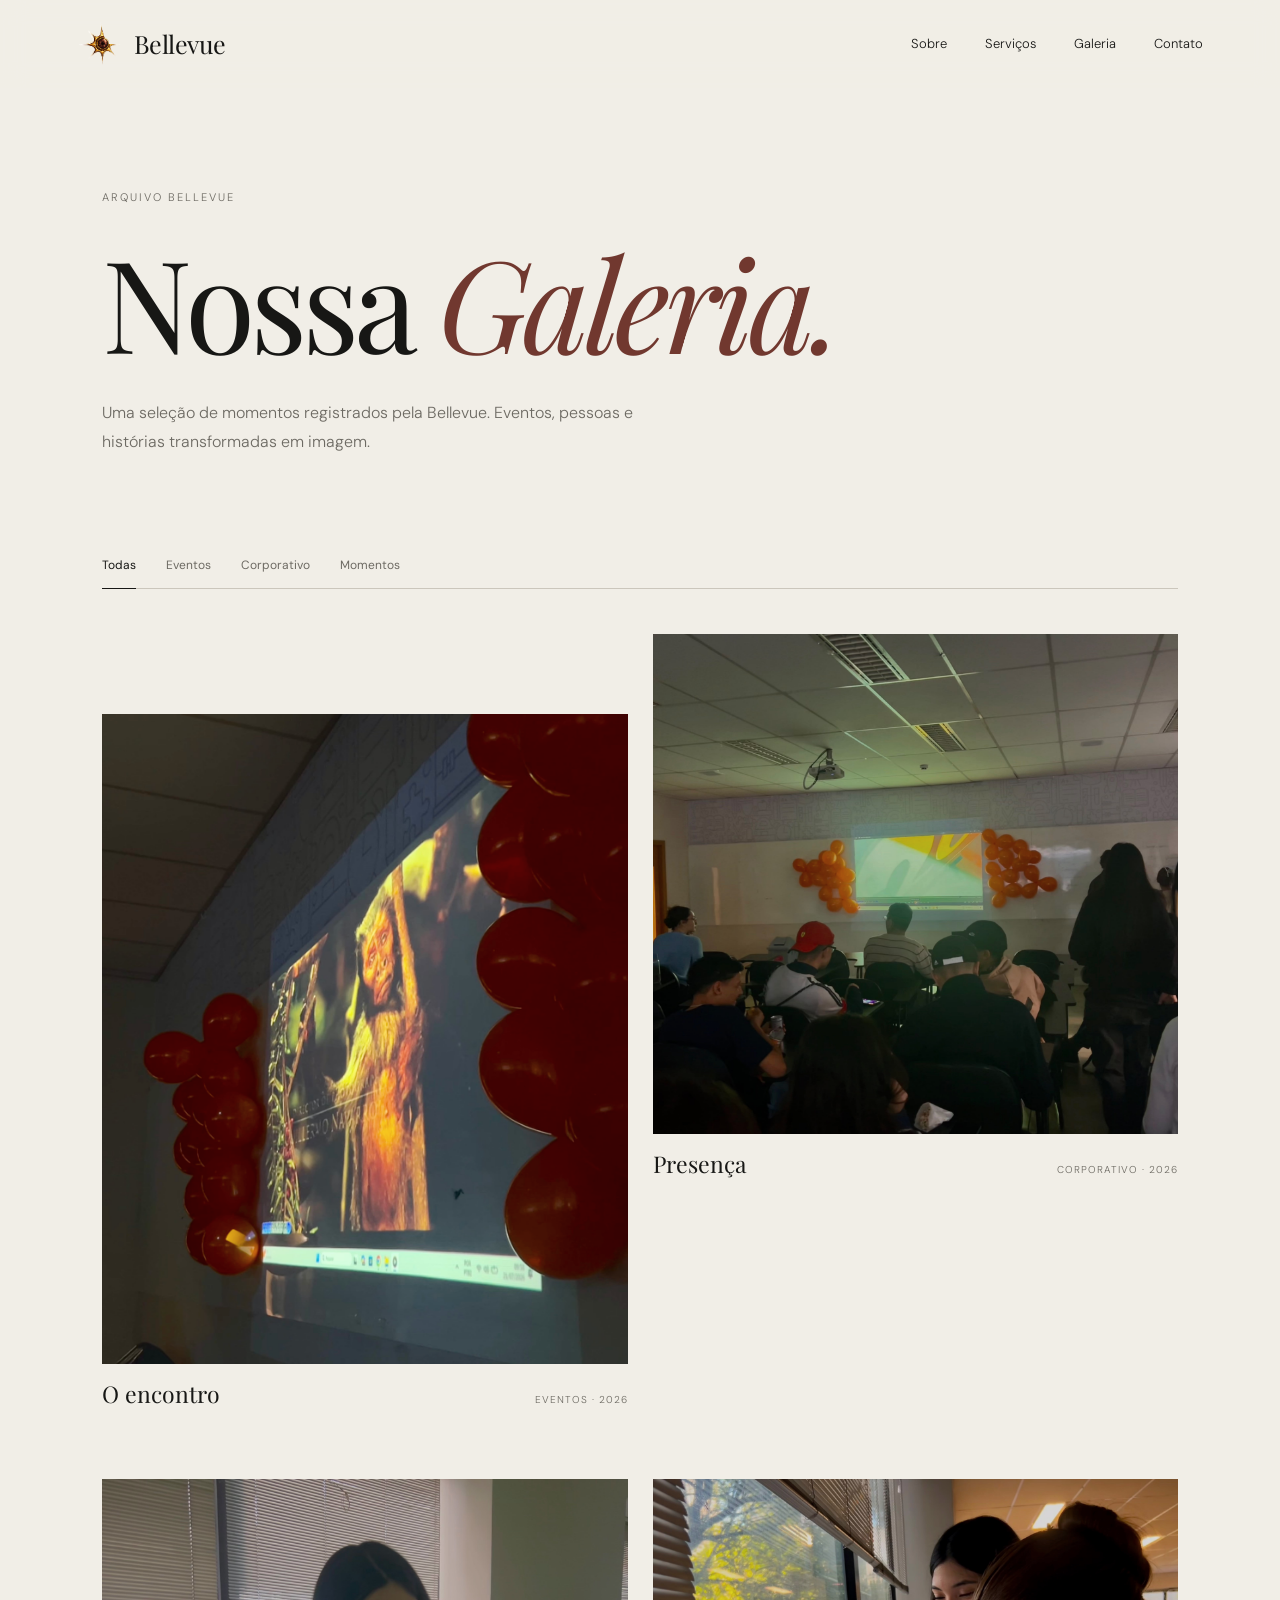
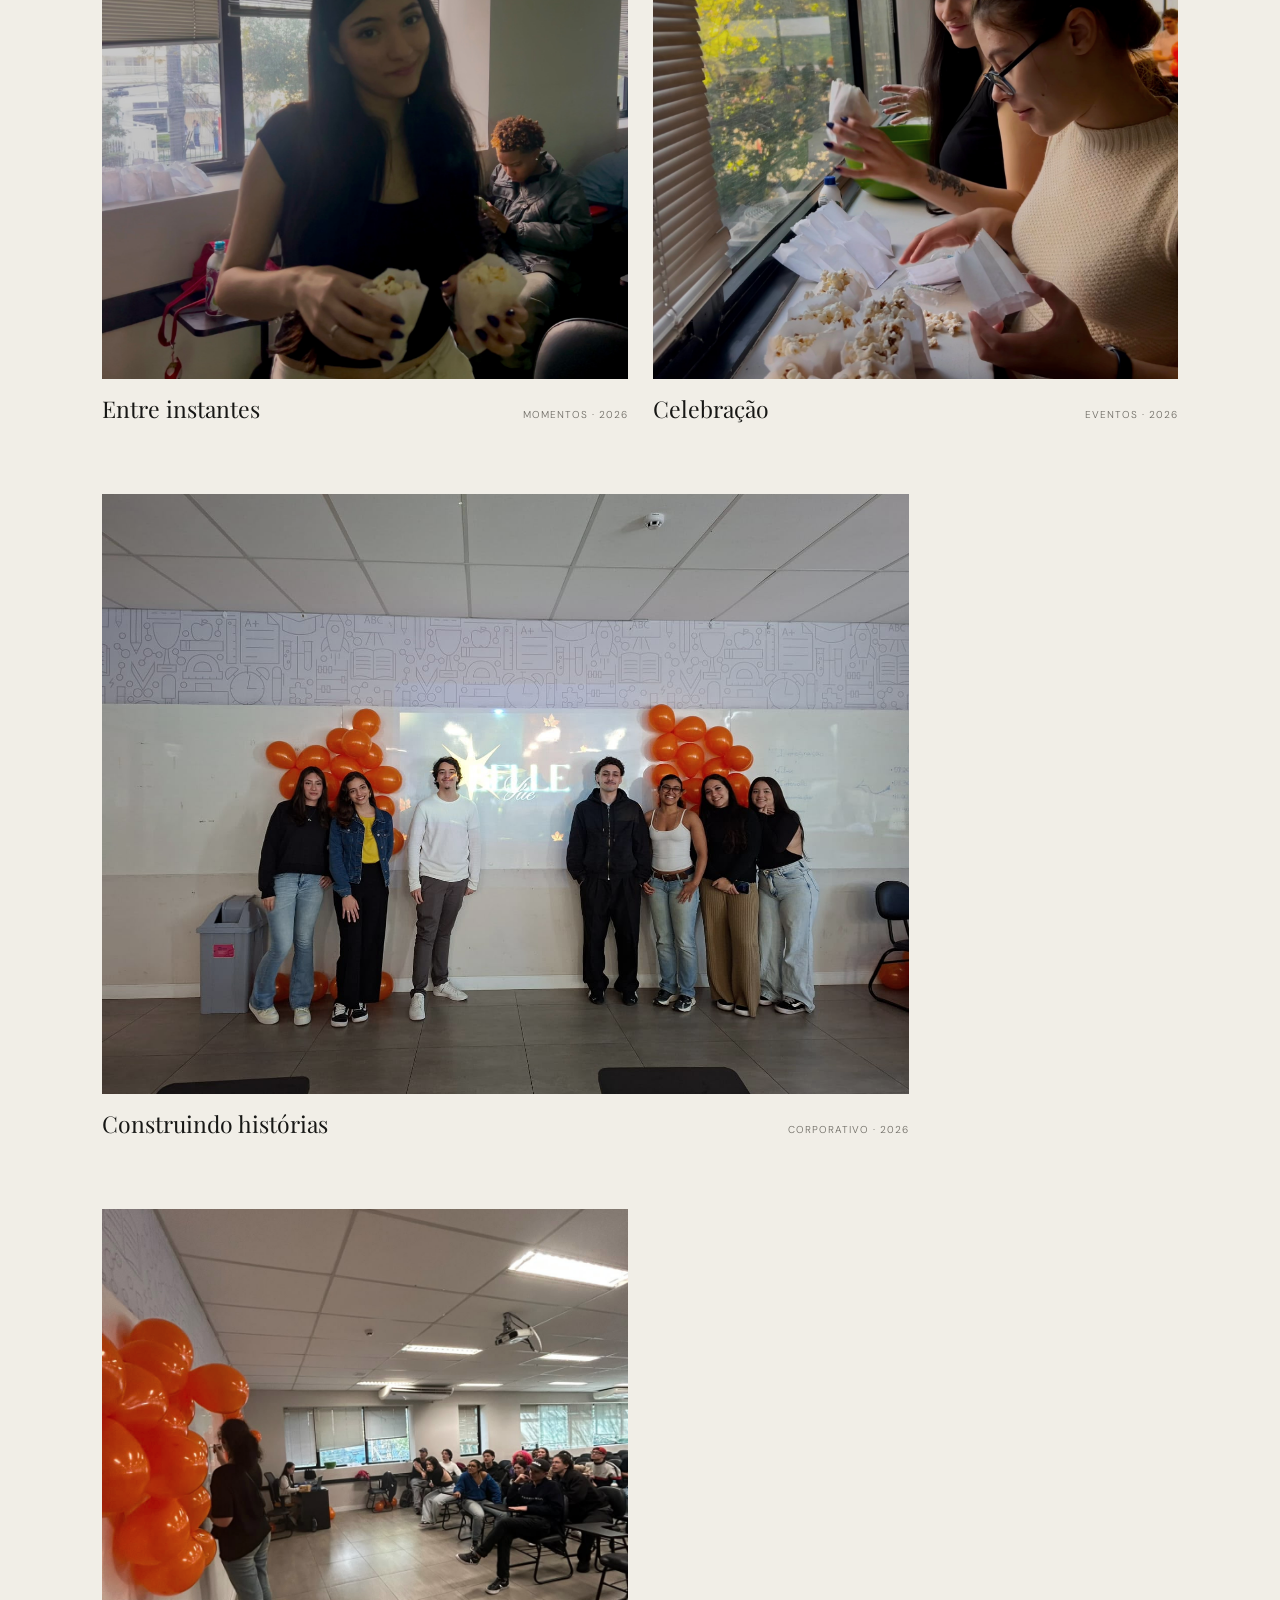
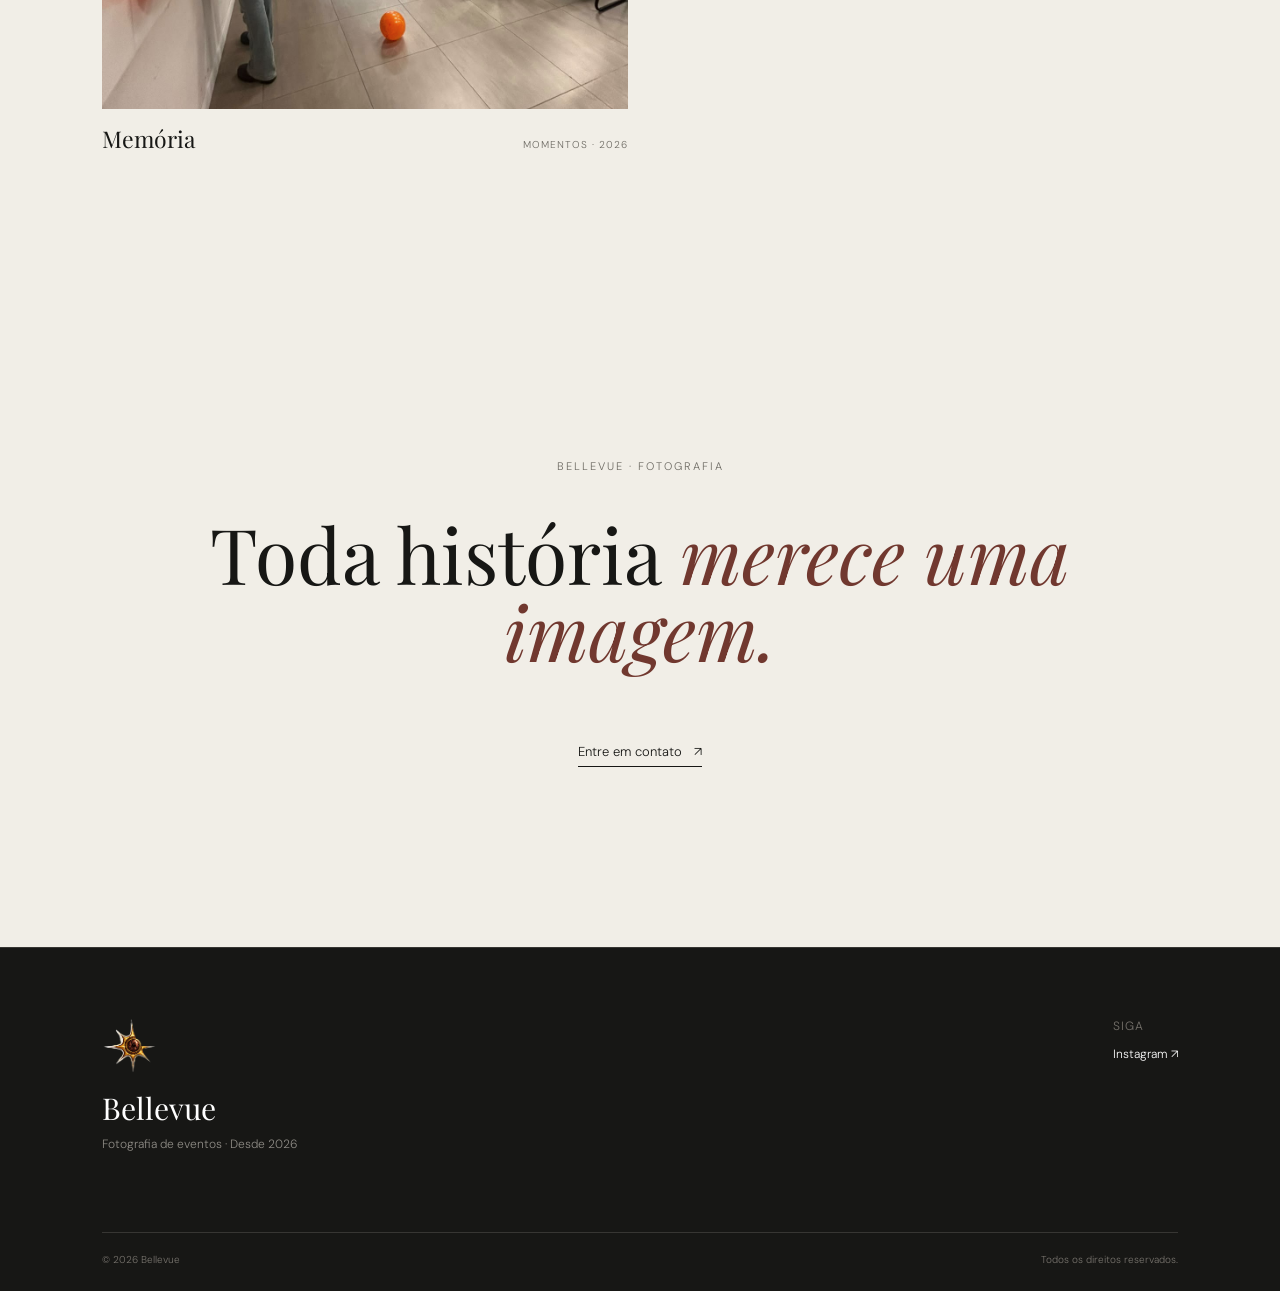
<file: galeria.html>
<!DOCTYPE html>
<html lang="pt-BR">

<head>

    <meta charset="UTF-8">

    <meta
        name="viewport"
        content="width=device-width, initial-scale=1.0"
    >

    <title>Galeria — Bellevue</title>

    <link rel="icon" href="imgs/marcabellevue.png">

    <link rel="preconnect" href="https://fonts.googleapis.com">
    <link rel="preconnect" href="https://fonts.gstatic.com" crossorigin>

    <link
        href="https://fonts.googleapis.com/css2?family=DM+Sans:wght@300;400;500&family=Playfair+Display:ital,wght@0,400;0,500;0,600;1,400;1,500&display=swap"
        rel="stylesheet"
    >

    <link rel="stylesheet" href="styles.css">

</head>

<body class="gallery-page">


<header id="header">

    <a href="index.html" class="brand">

        <img
            src="imgs/marcabellevue.png"
            alt="Bellevue"
        >

        <span>Bellevue</span>

    </a>


    <nav>

        <a href="index.html#sobre">Sobre</a>

        <a href="index.html#servicos">Serviços</a>

        <a href="galeria.html">Galeria</a>

        <a href="index.html#contato">Contato</a>

    </nav>


    <button class="menu-button" aria-label="Abrir menu">

        <span></span>
        <span></span>

    </button>

</header>


<main>

    <section class="gallery-header">

        <div class="section-label">
            Arquivo Bellevue
        </div>

        <h1>
            Nossa
            <em>Galeria.</em>
        </h1>

        <p>
            Uma seleção de momentos registrados pela Bellevue.
            Eventos, pessoas e histórias transformadas em imagem.
        </p>

    </section>


    <section class="gallery-section">


        <div class="filters">

            <button class="filter active" data-filter="all">
                Todas
            </button>

            <button class="filter" data-filter="eventos">
                Eventos
            </button>

            <button class="filter" data-filter="corporativo">
                Corporativo
            </button>

            <button class="filter" data-filter="momentos">
                Momentos
            </button>

        </div>


        <div class="gallery-grid">


            <article
                class="gallery-card tall"
                data-category="eventos"
            >

                <img
                    src="imgs/evento3.jpeg"
                    alt="Evento Bellevue"
                >

                <div class="gallery-info">

                    <h2>O encontro</h2>

                    <span>Eventos · 2026</span>

                </div>

            </article>


            <article
                class="gallery-card"
                data-category="corporativo"
            >

                <img
                    src="imgs/evento2.jpeg"
                    alt="Evento corporativo"
                >

                <div class="gallery-info">

                    <h2>Presença</h2>

                    <span>Corporativo · 2026</span>

                </div>

            </article>


            <article
                class="gallery-card"
                data-category="momentos"
            >

                <img
                    src="imgs/evento.jpeg"
                    alt="Momento registrado"
                >

                <div class="gallery-info">

                    <h2>Entre instantes</h2>

                    <span>Momentos · 2026</span>

                </div>

            </article>


            <article
                class="gallery-card"
                data-category="eventos"
            >

                <img
                    src="imgs/pipoca.jpeg"
                    alt="Evento"
                >

                <div class="gallery-info">

                    <h2>Celebração</h2>

                    <span>Eventos · 2026</span>

                </div>

            </article>


            <article
                class="gallery-card wide"
                data-category="corporativo"
            >

                <img
                    src="imgs/PHOTO-2.jpg"
                    alt="Fotografia corporativa"
                >

                <div class="gallery-info">

                    <h2>Construindo histórias</h2>

                    <span>Corporativo · 2026</span>

                </div>

            </article>


            <article
                class="gallery-card"
                data-category="momentos"
            >

                <img
                    src="imgs/momento.jpeg"
                    alt="Momento Bellevue"
                >

                <div class="gallery-info">

                    <h2>Memória</h2>

                    <span>Momentos · 2026</span>

                </div>

            </article>


        </div>

    </section>


    <section class="gallery-end">

        <span class="section-label">
            Bellevue · Fotografia
        </span>

        <h2>
            Toda história
            <em>merece uma imagem.</em>
        </h2>

        <a href="index.html#contato" class="text-link">
            Entre em contato
            <span>↗</span>
        </a>

    </section>

</main>


<footer>

    <div class="footer-top">

        <div>

            <img
                src="imgs/marcabellevue.png"
                alt="Bellevue"
                class="footer-logo"
            >

            <h2>Bellevue</h2>

            <p>
                Fotografia de eventos · Desde 2026
            </p>

        </div>


        <div class="footer-links">

            <span>Siga</span>

            <a
                href="https://www.instagram.com/bellevuespro/"
                target="_blank"
            >
                Instagram ↗
            </a>

        </div>

    </div>


    <div class="footer-bottom">

        <span>© 2026 Bellevue</span>

        <span>Todos os direitos reservados.</span>

    </div>

</footer>


<script src="script.js"></script>

</body>
</html>
</file>
<file: styles.css>
/* =========================================
   BELLEVUE
   Editorial / Minimal Photography
========================================= */


:root {

    --paper: #f1eee7;
    --paper-dark: #e7e2d8;

    --black: #171715;
    --gray: #6d6a63;
    --light-gray: #aaa69d;

    --wine: #71382f;
    --line: #cbc6bc;

    --serif: "Playfair Display", Georgia, serif;
    --sans: "DM Sans", Arial, sans-serif;

}


/* RESET */

* {
    margin: 0;
    padding: 0;
    box-sizing: border-box;
}


html {
    scroll-behavior: smooth;
}


body {

    background: var(--paper);
    color: var(--black);

    font-family: var(--sans);

    font-weight: 300;

    overflow-x: hidden;

}


img {
    display: block;
    width: 100%;
}


a {
    color: inherit;
}


/* =========================================
   HEADER
========================================= */

header {

    position: fixed;

    top: 0;
    left: 0;

    width: 100%;

    height: 88px;

    padding: 0 6vw;

    display: flex;

    align-items: center;

    justify-content: space-between;

    z-index: 1000;

    background: rgba(241, 238, 231, .92);

    backdrop-filter: blur(12px);

    border-bottom: 1px solid transparent;

    transition:
        height .4s ease,
        border-color .4s ease;

}


header.scrolled {

    height: 70px;

    border-color: var(--line);

}


/* BRAND */

.brand {

    display: flex;

    align-items: center;

    gap: 12px;

    text-decoration: none;

}


.brand img {

    width: 45px;

    height: 45px;

    object-fit: contain;

}


.brand span {

    font-family: var(--serif);

    font-size: 25px;

    letter-spacing: -.5px;

}


/* NAV */

nav {

    display: flex;

    gap: 38px;

}


nav a {

    position: relative;

    font-size: 13px;

    text-decoration: none;

    color: var(--black);

}


nav a::after {

    content: "";

    position: absolute;

    left: 0;

    bottom: -5px;

    width: 0;

    height: 1px;

    background: var(--black);

    transition: width .3s ease;

}


nav a:hover::after {

    width: 100%;

}


/* MOBILE MENU */

.menu-button {

    display: none;

    border: 0;

    background: none;

    cursor: pointer;

}


.menu-button span {

    display: block;

    width: 28px;

    height: 1px;

    background: var(--black);

    margin: 6px 0;

}


/* =========================================
   GENERAL
========================================= */

section {

    padding-left: 8vw;

    padding-right: 8vw;

}


.section-label {

    font-size: 11px;

    text-transform: uppercase;

    letter-spacing: 2px;

    color: var(--gray);

}


em {

    font-family: var(--serif);

    font-weight: 400;

}


/* =========================================
   HERO
========================================= */

.hero {

    min-height: 100vh;

    padding-top: 88px;

    display: grid;

    grid-template-columns: 45% 55%;

    align-items: center;

}


.hero-info {

    padding-right: 7vw;

    padding-left: 3vw;

}


.hero h1 {

    font-family: var(--serif);

    font-size: clamp(58px, 7vw, 105px);

    font-weight: 400;

    line-height: .98;

    letter-spacing: -4px;

    margin: 30px 0;

}


.hero h1 em {

    color: var(--wine);

}


.hero-info p {

    max-width: 440px;

    font-size: 16px;

    line-height: 1.8;

    color: var(--gray);

}


.hero-image {

    position: relative;

    height: 78vh;
    overflow: hidden;

}


.hero-image img {

    width: 100%;

    height: 100%;

    object-fit: cover;

}


.image-caption {

    position: absolute;

    bottom: 18px;

    left: 20px;

    color: white;

    font-size: 10px;

    letter-spacing: 1.5px;

    text-transform: uppercase;

}


/* LINKS */

.text-link {

    display: inline-flex;

    align-items: center;

    gap: 12px;

    margin-top: 35px;

    padding-bottom: 6px;

    border-bottom: 1px solid var(--black);

    text-decoration: none;

    font-size: 13px;

}


.text-link span {

    transition: transform .3s ease;

}


.text-link:hover span {

    transform: translate(4px, -4px);

}


/* =========================================
   INTRO
========================================= */

.intro {

    padding-top: 180px;

    padding-bottom: 180px;

}


.intro-content {

    display: grid;

    grid-template-columns: 55% 35%;

    justify-content: space-between;

    margin-top: 70px;

}


.intro h2 {

    font-family: var(--serif);

    font-size: clamp(50px, 6vw, 85px);

    font-weight: 400;

    line-height: 1;

    letter-spacing: -3px;

}


.intro h2 em {

    color: var(--wine);

}


.intro-text {

    padding-top: 10px;

}


.intro-text p {

    font-size: 16px;

    line-height: 1.9;

    color: var(--gray);

    margin-bottom: 25px;

}


/* =========================================
   FEATURED IMAGE
========================================= */

.featured {

    padding-left: 15vw;

    padding-right: 15vw;

}


.featured-image {

    height: 75vh;

    overflow: hidden;

}


.featured-image img {

    width: 100%;

    height: 100%;

    object-fit: cover;

    transition: transform 1s ease;

}


.featured-image:hover img {

    transform: scale(1.025);

}


.featured-caption {

    display: flex;

    justify-content: space-between;

    padding-top: 15px;

    font-size: 10px;

    text-transform: uppercase;

    letter-spacing: 1.5px;

    color: var(--gray);

}


/* =========================================
   SERVICES
========================================= */

.services {

    padding-top: 180px;

    padding-bottom: 180px;

}


.services-header {

    display: grid;

    grid-template-columns: 55% 30%;

    justify-content: space-between;

    align-items: end;

    margin-top: 65px;

    margin-bottom: 90px;

}


.services-header h2 {

    font-family: var(--serif);

    font-size: clamp(55px, 7vw, 100px);

    font-weight: 400;

    line-height: .95;

    letter-spacing: -4px;

}


.services-header h2 em {

    color: var(--wine);

}


.services-header p {

    color: var(--gray);

    line-height: 1.8;

}


.services-list {

    border-top: 1px solid var(--line);

}


.service {

    display: grid;

    grid-template-columns: 10% 1fr 40px;

    gap: 20px;

    padding: 35px 10px;

    border-bottom: 1px solid var(--line);

    align-items: start;

    transition:
        padding .4s ease,
        background .4s ease;

}


.service:hover {

    padding-left: 25px;

    padding-right: 25px;

    background: rgba(255,255,255,.25);

}


.service-number {

    font-size: 11px;

    color: var(--gray);

}


.service h3 {

    font-family: var(--serif);

    font-size: 34px;

    font-weight: 400;

    margin-bottom: 10px;

}


.service p {

    max-width: 500px;

    color: var(--gray);

    line-height: 1.7;

    font-size: 14px;

}


.service-arrow {

    font-size: 20px;

}


/* =========================================
   MOSAIC
========================================= */

.mosaic {

    display: grid;

    grid-template-columns: 1.4fr .8fr;

    gap: 20px;

    padding-left: 10vw;

    padding-right: 10vw;

}


.mosaic-item {

    overflow: hidden;

}


.mosaic-item.large {

    height: 650px;

}


.mosaic-item.small {

    height: 310px;

}


.mosaic-item img {

    height: 100%;

    object-fit: cover;

    transition: transform .8s ease;

}


.mosaic-item:hover img {

    transform: scale(1.04);

}


.mosaic-item:nth-child(3) {

    margin-top: -310px;

    margin-left: calc(100% + 20px);

    width: calc(100% - 20px);

}


/* =========================================
   GALLERY CTA
========================================= */

.gallery-cta {

    text-align: center;

    padding-top: 200px;

    padding-bottom: 200px;

}


.gallery-cta h2 {

    font-family: var(--serif);

    font-weight: 400;

    font-size: clamp(55px, 7vw, 100px);

    line-height: .95;

    letter-spacing: -4px;

    max-width: 900px;

    margin: 45px auto;

}


.gallery-cta h2 em {

    color: var(--wine);

}


.outline-button {

    display: inline-flex;

    align-items: center;

    gap: 20px;

    padding: 17px 25px;

    border: 1px solid var(--black);

    text-decoration: none;

    font-size: 12px;

    transition:
        background .3s ease,
        color .3s ease;

}


.outline-button:hover {

    background: var(--black);

    color: white;

}


/* =========================================
   CONTACT
========================================= */

.contact {

    background: var(--black);

    color: var(--paper);

    text-align: center;

    padding-top: 160px;

    padding-bottom: 160px;

}


.contact .section-label {

    color: #99958d;

}


.contact h2 {

    font-family: var(--serif);

    font-size: clamp(55px, 7vw, 100px);

    font-weight: 400;

    line-height: .95;

    letter-spacing: -4px;

    max-width: 1000px;

    margin: 45px auto 30px;

}


.contact h2 em {

    color: #b06a5d;

}


.contact p {

    max-width: 500px;

    margin: auto;

    color: #aaa69e;

    line-height: 1.8;

}


.contact-button {

    display: inline-flex;

    gap: 20px;

    align-items: center;

    margin-top: 45px;

    padding: 17px 28px;

    border: 1px solid #77736d;

    color: white;

    text-decoration: none;

    font-size: 12px;

    transition: background .3s ease;

}


.contact-button:hover {

    background: var(--wine);

    border-color: var(--wine);

}


/* =========================================
   FOOTER
========================================= */

footer {

    background: var(--black);

    color: white;

    padding: 70px 8vw 25px;

    border-top: 1px solid #373633;

}


.footer-top {

    display: flex;

    justify-content: space-between;

    padding-bottom: 80px;

}


.footer-logo {

    width: 55px;

    height: 55px;

    object-fit: contain;

    margin-bottom: 15px;

}


.footer-top h2 {

    font-family: var(--serif);

    font-size: 30px;

    font-weight: 400;

}


.footer-top p {

    margin-top: 8px;

    color: #8f8c86;

    font-size: 12px;

}


.footer-links {

    display: flex;

    flex-direction: column;

    gap: 12px;

    font-size: 12px;

}


.footer-links span {

    color: #77736d;

    text-transform: uppercase;

    letter-spacing: 1px;

}


.footer-links a {

    text-decoration: none;

}


.footer-bottom {

    border-top: 1px solid #373633;

    padding-top: 20px;

    display: flex;

    justify-content: space-between;

    color: #77736d;

    font-size: 10px;

}


/* =========================================
   GALERIA
========================================= */

.gallery-header {

    padding-top: 190px;

    padding-bottom: 100px;

}


.gallery-header h1 {

    font-family: var(--serif);

    font-size: clamp(70px, 10vw, 140px);

    font-weight: 400;

    line-height: .9;

    letter-spacing: -5px;

    margin: 40px 0;

}


.gallery-header h1 em {

    color: var(--wine);

}


.gallery-header p {

    max-width: 560px;

    color: var(--gray);

    line-height: 1.8;

    font-size: 16px;

}


/* FILTERS */

.gallery-section {

    padding-bottom: 150px;

}


.filters {

    display: flex;

    gap: 30px;

    border-bottom: 1px solid var(--line);

    padding-bottom: 15px;

    margin-bottom: 45px;

}


.filter {

    border: 0;

    background: none;

    font-family: var(--sans);

    font-size: 12px;

    color: var(--gray);

    cursor: pointer;

    position: relative;

}


.filter.active {

    color: var(--black);

}


.filter.active::after {

    content: "";

    position: absolute;

    left: 0;

    right: 0;

    bottom: -16px;

    height: 1px;

    background: var(--black);

}


/* GALLERY GRID */

.gallery-grid {

    display: grid;

    grid-template-columns: repeat(2, 1fr);

    gap: 70px 25px;

}


.gallery-card {

    cursor: pointer;

}


.gallery-card.tall {

    margin-top: 80px;

}


.gallery-card.wide {

    grid-column: span 2;

    width: 75%;

}


.gallery-card img {

    width: 100%;

    height: 500px;

    object-fit: cover;

    filter: saturate(.85);

    transition:
        transform .7s ease,
        filter .7s ease;

}


.gallery-card.tall img {

    height: 650px;

}


.gallery-card.wide img {

    height: 600px;

}


.gallery-card:hover img {

    transform: scale(1.015);

    filter: saturate(1);

}


.gallery-info {

    padding-top: 14px;

    display: flex;

    justify-content: space-between;

    align-items: baseline;

}


.gallery-info h2 {

    font-family: var(--serif);

    font-size: 23px;

    font-weight: 400;

}


.gallery-info span {

    font-size: 10px;

    color: var(--gray);

    text-transform: uppercase;

    letter-spacing: 1px;

}


/* GALERIA FINAL */

.gallery-end {

    text-align: center;

    padding-top: 150px;

    padding-bottom: 180px;

}


.gallery-end h2 {

    font-family: var(--serif);

    font-size: clamp(50px, 6vw, 80px);

    font-weight: 400;

    line-height: 1;

    margin: 40px auto;

}


.gallery-end h2 em {

    color: var(--wine);

}


/* =========================================
   REVEAL
========================================= */

.reveal {

    opacity: 0;

    transform: translateY(35px);

    transition:
        opacity .8s ease,
        transform .8s ease;

}


.reveal.visible {

    opacity: 1;

    transform: translateY(0);

}


/* =========================================
   RESPONSIVE
========================================= */

@media (max-width: 900px) {


    header {

        padding: 0 6vw;

    }


    nav {

        display: none;

    }


    .menu-button {

        display: block;

    }


    .hero {

        display: flex;

        flex-direction: column;

        padding-top: 120px;

        min-height: auto;

    }


    .hero-info {

        padding: 50px 7vw 70px;

    }


    .hero h1 {

        font-size: 62px;

        letter-spacing: -3px;

    }


    .hero-image {

        width: 100%;

        height: 65vh;

    }


    .intro {

        padding-top: 120px;

        padding-bottom: 120px;

    }


    .intro-content {

        display: block;

        margin-top: 50px;

    }


    .intro-text {

        margin-top: 50px;

    }


    .featured {

        padding-left: 6vw;

        padding-right: 6vw;

    }


    .featured-image {

        height: 60vh;

    }


    .services {

        padding-top: 120px;

        padding-bottom: 120px;

    }


    .services-header {

        display: block;

        margin-top: 50px;

        margin-bottom: 60px;

    }


    .services-header p {

        margin-top: 35px;

    }


    .mosaic {

        display: grid;

        grid-template-columns: 1fr 1fr;

        padding-left: 6vw;

        padding-right: 6vw;

    }


    .mosaic-item.large {

        height: 500px;

    }


    .mosaic-item.small {

        height: 240px;

    }


    .mosaic-item:nth-child(3) {

        margin-top: -240px;

    }


    .gallery-grid {

        grid-template-columns: 1fr;

    }


    .gallery-card.tall {

        margin-top: 0;

    }


    .gallery-card.wide {

        grid-column: auto;

        width: 100%;

    }


    .gallery-card img,
    .gallery-card.tall img,
    .gallery-card.wide img {

        height: 550px;

    }


    .footer-top {

        flex-direction: column;

        gap: 50px;

    }

}


@media (max-width: 600px) {


    .hero h1 {

        font-size: 50px;

    }


    .hero-image {

        height: 55vh;

    }


    .intro h2,
    .services-header h2,
    .gallery-cta h2,
    .contact h2 {

        font-size: 50px;

        letter-spacing: -2px;

    }


    .service {

        grid-template-columns: 35px 1fr;

    }


    .service-arrow {

        display: none;

    }


    .mosaic {

        display: block;

    }


    .mosaic-item,
    .mosaic-item.large,
    .mosaic-item.small {

        height: 450px;

        margin: 20px 0 !important;

        width: 100% !important;

    }


    .gallery-header {

        padding-top: 150px;

    }


    .gallery-header h1 {

        font-size: 75px;

    }


    .gallery-card img,
    .gallery-card.tall img,
    .gallery-card.wide img {

        height: 450px;

    }


    .gallery-info {

        display: block;

    }


    .gallery-info span {

        display: block;

        margin-top: 5px;

    }


    .footer-bottom {

        display: block;

        line-height: 2;

    }

}
</file>
